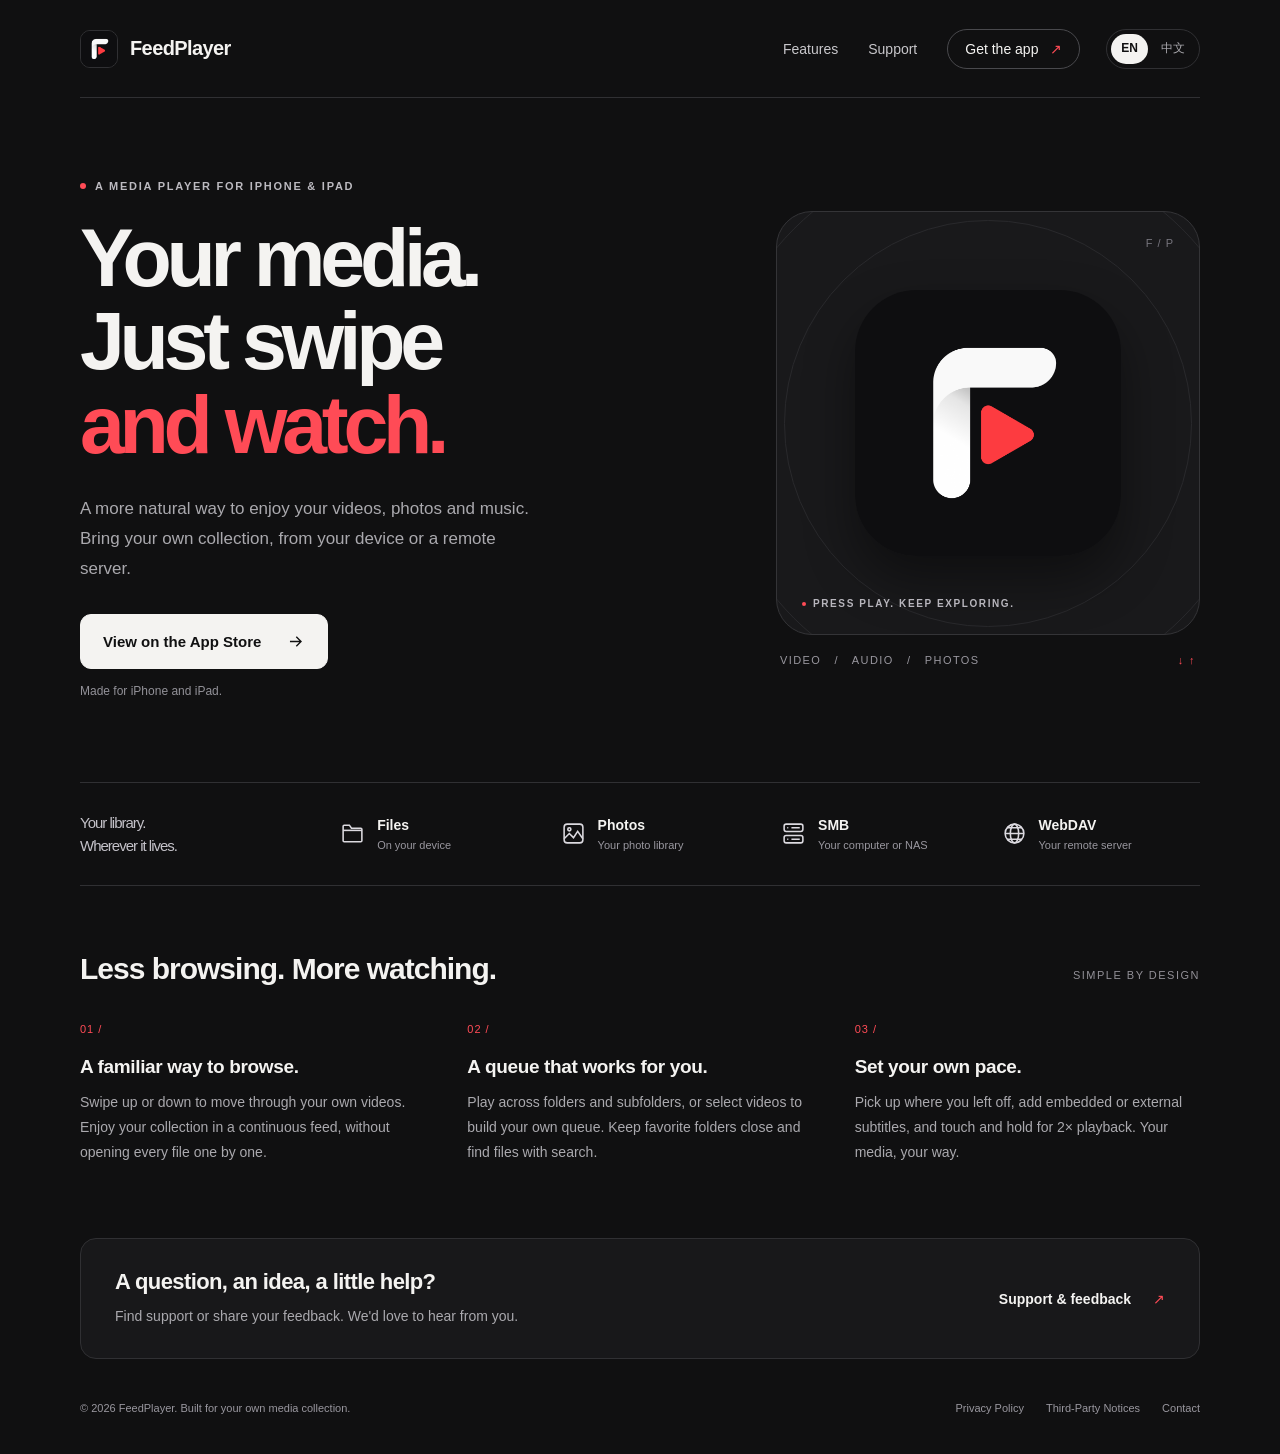
<file: index.html>
<!doctype html>
<html lang="en">
<head>
  <meta charset="utf-8">
  <meta name="viewport" content="width=device-width, initial-scale=1">
  <meta name="color-scheme" content="dark">
  <meta name="theme-color" content="#101011">
  <meta name="description" content="Your media library. Just swipe and watch. FeedPlayer is a media player for iPhone and iPad, with Files, Photos, SMB and WebDAV support.">
  <meta property="og:type" content="website">
  <meta property="og:title" content="FeedPlayer — Your media. Just swipe and watch.">
  <meta property="og:description" content="A more natural way to enjoy your own videos, photos and music on iPhone and iPad.">
  <meta property="og:url" content="https://181214-del.github.io/">
  <meta property="og:image" content="https://181214-del.github.io/assets/app-icon.png">
  <link rel="canonical" href="https://181214-del.github.io/">
  <link rel="alternate" hreflang="en" href="https://181214-del.github.io/">
  <link rel="alternate" hreflang="zh-Hans" href="https://181214-del.github.io/zh/">
  <link rel="alternate" hreflang="x-default" href="https://181214-del.github.io/">
  <meta property="og:locale" content="en_US">
  <meta property="og:locale:alternate" content="zh_CN">
  <link rel="icon" type="image/png" href="/assets/app-icon.png">
  <link rel="apple-touch-icon" href="/assets/app-icon.png">
  <title>FeedPlayer — Immersive Player for iPhone &amp; iPad</title>
  <link rel="stylesheet" href="/assets/site.css">
</head>
<body>
  <a class="skip-link" href="#main">Skip to content</a>
  <header class="header wrap">
    <a class="brand" href="./" aria-label="FeedPlayer home"><img src="/assets/app-icon.png" alt="" width="38" height="38">FeedPlayer</a>
    <div class="header-actions">
    <nav class="nav" aria-label="Main navigation">
      <a href="#features">Features</a>
      <a href="https://181214-del.github.io/FeedPlayer-Support/support.html#en">Support</a>
      <a class="nav-download" href="https://apps.apple.com/us/app/feedplayer-immersive-player/id6806753567">Get the app <span aria-hidden="true">↗</span></a>
    </nav>
    <nav class="language-switcher" aria-label="Language">
      <a href="/" lang="en" hreflang="en" aria-label="English" aria-current="page">EN</a>
      <a href="/zh/" lang="zh-Hans" hreflang="zh-Hans" aria-label="简体中文">中文</a>
    </nav>
    </div>
  </header>
  <main id="main" class="wrap">
    <section class="hero" aria-labelledby="hero-title">
      <div>
        <p class="eyebrow">A media player for iPhone &amp; iPad</p>
        <h1 id="hero-title">Your media.<br>Just swipe<br><span>and watch.</span></h1>
        <p class="intro">A more natural way to enjoy your videos, photos and music. Bring your own collection, from your device or a remote server.</p>
        <a class="button" href="https://apps.apple.com/us/app/feedplayer-immersive-player/id6806753567">View on the App Store<svg viewBox="0 0 24 24" fill="none" stroke="currentColor" stroke-width="1.7" aria-hidden="true"><path d="M5 12h14M13 6l6 6-6 6"/></svg></a>
        <p class="device-note">Made for iPhone and iPad.</p>
      </div>
      <figure class="art" aria-label="FeedPlayer app icon">
        <div class="icon-stage">
          <span class="art-number" aria-hidden="true">F / P</span>
          <img class="hero-icon" src="/assets/app-icon.png" alt="FeedPlayer: a white F and red play symbol" width="1024" height="1024" fetchpriority="high">
          <span class="art-tag" aria-hidden="true"><i></i> PRESS PLAY. KEEP EXPLORING.</span>
        </div>
        <figcaption><span>VIDEO &nbsp; / &nbsp; AUDIO &nbsp; / &nbsp; PHOTOS</span><span aria-hidden="true">↓ ↑</span></figcaption>
      </figure>
    </section>
    <section class="sources" aria-labelledby="sources-title">
      <h2 id="sources-title">Your library.<br> Wherever it lives.</h2>
      <div class="source"><svg viewBox="0 0 24 24" fill="none" stroke="currentColor" aria-hidden="true"><path d="M3 7V5a1 1 0 0 1 1-1h5l2 3h9a1 1 0 0 1 1 1v11a1 1 0 0 1-1 1H4a1 1 0 0 1-1-1V7Z"/><path d="M3 9h18"/></svg><div><strong>Files</strong><span>On your device</span></div></div>
      <div class="source"><svg viewBox="0 0 24 24" fill="none" stroke="currentColor" aria-hidden="true"><rect x="3" y="3" width="18" height="18" rx="3"/><circle cx="8" cy="8" r="1.5"/><path d="m3 17 5-5 4 4 4-6 5 7"/></svg><div><strong>Photos</strong><span>Your photo library</span></div></div>
      <div class="source"><svg viewBox="0 0 24 24" fill="none" stroke="currentColor" aria-hidden="true"><rect x="3" y="3" width="18" height="7" rx="2"/><rect x="3" y="14" width="18" height="7" rx="2"/><path d="M6 6.5h1m3 0h8M6 17.5h1m3 0h8"/></svg><div><strong>SMB</strong><span>Your computer or NAS</span></div></div>
      <div class="source"><svg viewBox="0 0 24 24" fill="none" stroke="currentColor" aria-hidden="true"><circle cx="12" cy="12" r="9"/><ellipse cx="12" cy="12" rx="4" ry="9"/><path d="M3 12h18M5 6.5h14M5 17.5h14"/></svg><div><strong>WebDAV</strong><span>Your remote server</span></div></div>
    </section>
    <section class="features" id="features" aria-labelledby="features-title">
      <div class="section-heading"><h2 id="features-title">Less browsing. More watching.</h2><p class="section-label">Simple by design</p></div>
      <div class="feature-grid">
        <article class="feature"><span class="feature-index" aria-hidden="true">01 /</span><h3>A familiar way to browse.</h3><p>Swipe up or down to move through your own videos. Enjoy your collection in a continuous feed, without opening every file one by one.</p></article>
        <article class="feature"><span class="feature-index" aria-hidden="true">02 /</span><h3>A queue that works for you.</h3><p>Play across folders and subfolders, or select videos to build your own queue. Keep favorite folders close and find files with search.</p></article>
        <article class="feature"><span class="feature-index" aria-hidden="true">03 /</span><h3>Set your own pace.</h3><p>Pick up where you left off, add embedded or external subtitles, and touch and hold for 2× playback. Your media, your way.</p></article>
      </div>
    </section>
    <section class="help" aria-labelledby="help-title">
      <div><h2 id="help-title">A question, an idea, a little help?</h2><p>Find support or share your feedback. We'd love to hear from you.</p></div>
      <a class="text-link" href="https://181214-del.github.io/FeedPlayer-Support/support.html#en">Support &amp; feedback <span aria-hidden="true">↗</span></a>
    </section>
  </main>
  <footer class="footer wrap">
    <p>© 2026 FeedPlayer. Built for your own media collection.</p>
    <nav aria-label="Legal and contact"><a href="https://181214-del.github.io/FeedPlayer-Support/privacy-policy.html#en">Privacy Policy</a><a href="https://181214-del.github.io/FeedPlayer-Support/third-party-notices.html">Third-Party Notices</a><a href="mailto:xie181214@gmail.com">Contact</a></nav>
  </footer>
</body>
</html>
</file>
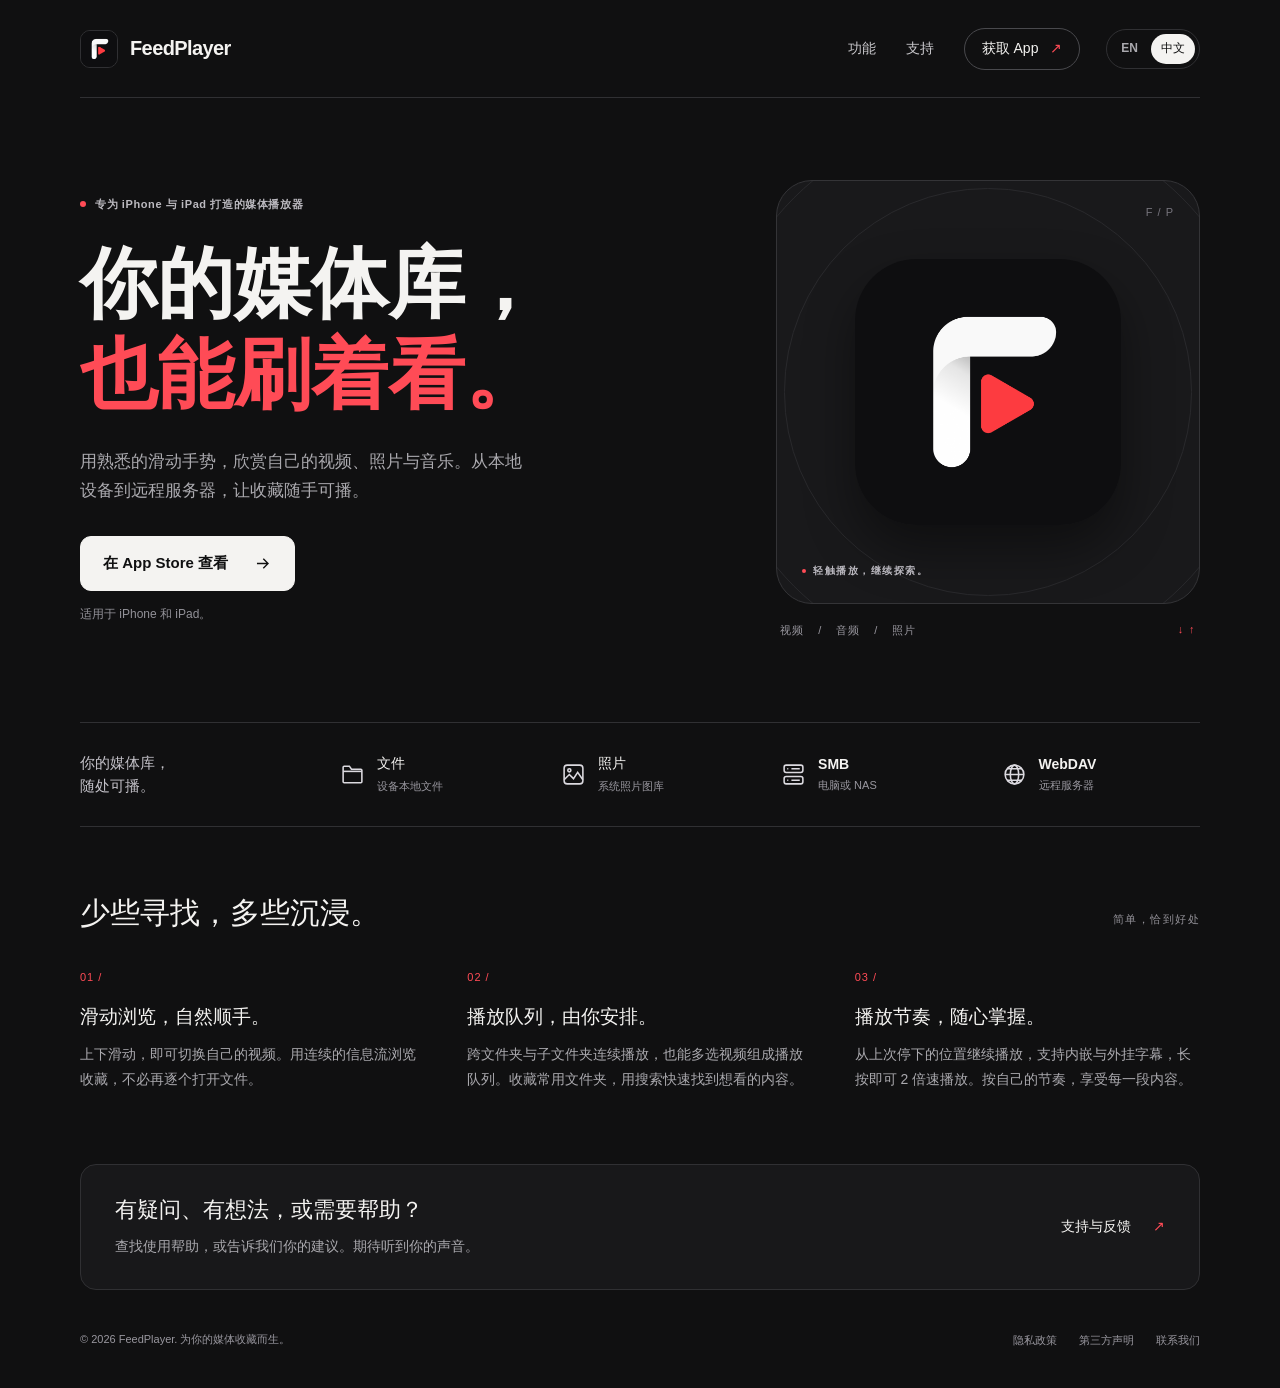
<file: zh/index.html>
<!doctype html>
<html lang="zh-Hans">
<head>
  <meta charset="utf-8">
  <meta name="viewport" content="width=device-width, initial-scale=1">
  <meta name="color-scheme" content="dark">
  <meta name="theme-color" content="#101011">
  <meta name="description" content="FeedPlayer 是适用于 iPhone 和 iPad 的沉浸式媒体播放器。支持本地文件、照片、SMB 和 WebDAV，滑动即可欣赏自己的视频、照片与音乐。">
  <meta property="og:type" content="website">
  <meta property="og:title" content="FeedPlayer — 你的媒体库，也能刷着看。">
  <meta property="og:description" content="在 iPhone 和 iPad 上，用熟悉的滑动手势欣赏自己的视频、照片与音乐。">
  <meta property="og:url" content="https://181214-del.github.io/zh/">
  <meta property="og:image" content="https://181214-del.github.io/assets/app-icon.png">
  <link rel="canonical" href="https://181214-del.github.io/zh/">
  <link rel="alternate" hreflang="en" href="https://181214-del.github.io/">
  <link rel="alternate" hreflang="zh-Hans" href="https://181214-del.github.io/zh/">
  <link rel="alternate" hreflang="x-default" href="https://181214-del.github.io/">
  <meta property="og:locale" content="zh_CN">
  <meta property="og:locale:alternate" content="en_US">
  <link rel="icon" type="image/png" href="/assets/app-icon.png">
  <link rel="apple-touch-icon" href="/assets/app-icon.png">
  <title>FeedPlayer — 适用于 iPhone 和 iPad 的沉浸式播放器</title>
  <link rel="stylesheet" href="/assets/site.css">
</head>
<body>
  <a class="skip-link" href="#main">跳转到正文</a>
  <header class="header wrap">
    <a class="brand" href="./" aria-label="FeedPlayer 首页"><img src="/assets/app-icon.png" alt="" width="38" height="38">FeedPlayer</a>
    <div class="header-actions">
    <nav class="nav" aria-label="主导航">
      <a href="#features">功能</a>
      <a href="https://181214-del.github.io/FeedPlayer-Support/support.html#zh">支持</a>
      <a class="nav-download" href="https://apps.apple.com/us/app/feedplayer-immersive-player/id6806753567">获取 App <span aria-hidden="true">↗</span></a>
    </nav>
    <nav class="language-switcher" aria-label="语言">
      <a href="/" lang="en" hreflang="en" aria-label="English">EN</a>
      <a href="/zh/" lang="zh-Hans" hreflang="zh-Hans" aria-label="简体中文" aria-current="page">中文</a>
    </nav>
    </div>
  </header>
  <main id="main" class="wrap">
    <section class="hero" aria-labelledby="hero-title">
      <div>
        <p class="eyebrow">专为 iPhone 与 iPad 打造的媒体播放器</p>
        <h1 id="hero-title">你的媒体库，<br><span>也能刷着看。</span></h1>
        <p class="intro">用熟悉的滑动手势，欣赏自己的视频、照片与音乐。从本地设备到远程服务器，让收藏随手可播。</p>
        <a class="button" href="https://apps.apple.com/us/app/feedplayer-immersive-player/id6806753567">在 App Store 查看<svg viewBox="0 0 24 24" fill="none" stroke="currentColor" stroke-width="1.7" aria-hidden="true"><path d="M5 12h14M13 6l6 6-6 6"/></svg></a>
        <p class="device-note">适用于 iPhone 和 iPad。</p>
      </div>
      <figure class="art" aria-label="FeedPlayer 应用图标">
        <div class="icon-stage">
          <span class="art-number" aria-hidden="true">F / P</span>
          <img class="hero-icon" src="/assets/app-icon.png" alt="FeedPlayer：白色 F 与红色播放符号" width="1024" height="1024" fetchpriority="high">
          <span class="art-tag" aria-hidden="true"><i></i> 轻触播放，继续探索。</span>
        </div>
        <figcaption><span>视频 &nbsp; / &nbsp; 音频 &nbsp; / &nbsp; 照片</span><span aria-hidden="true">↓ ↑</span></figcaption>
      </figure>
    </section>
    <section class="sources" aria-labelledby="sources-title">
      <h2 id="sources-title">你的媒体库，<br>随处可播。</h2>
      <div class="source"><svg viewBox="0 0 24 24" fill="none" stroke="currentColor" aria-hidden="true"><path d="M3 7V5a1 1 0 0 1 1-1h5l2 3h9a1 1 0 0 1 1 1v11a1 1 0 0 1-1 1H4a1 1 0 0 1-1-1V7Z"/><path d="M3 9h18"/></svg><div><strong>文件</strong><span>设备本地文件</span></div></div>
      <div class="source"><svg viewBox="0 0 24 24" fill="none" stroke="currentColor" aria-hidden="true"><rect x="3" y="3" width="18" height="18" rx="3"/><circle cx="8" cy="8" r="1.5"/><path d="m3 17 5-5 4 4 4-6 5 7"/></svg><div><strong>照片</strong><span>系统照片图库</span></div></div>
      <div class="source"><svg viewBox="0 0 24 24" fill="none" stroke="currentColor" aria-hidden="true"><rect x="3" y="3" width="18" height="7" rx="2"/><rect x="3" y="14" width="18" height="7" rx="2"/><path d="M6 6.5h1m3 0h8M6 17.5h1m3 0h8"/></svg><div><strong>SMB</strong><span>电脑或 NAS</span></div></div>
      <div class="source"><svg viewBox="0 0 24 24" fill="none" stroke="currentColor" aria-hidden="true"><circle cx="12" cy="12" r="9"/><ellipse cx="12" cy="12" rx="4" ry="9"/><path d="M3 12h18M5 6.5h14M5 17.5h14"/></svg><div><strong>WebDAV</strong><span>远程服务器</span></div></div>
    </section>
    <section class="features" id="features" aria-labelledby="features-title">
      <div class="section-heading"><h2 id="features-title">少些寻找，多些沉浸。</h2><p class="section-label">简单，恰到好处</p></div>
      <div class="feature-grid">
        <article class="feature"><span class="feature-index" aria-hidden="true">01 /</span><h3>滑动浏览，自然顺手。</h3><p>上下滑动，即可切换自己的视频。用连续的信息流浏览收藏，不必再逐个打开文件。</p></article>
        <article class="feature"><span class="feature-index" aria-hidden="true">02 /</span><h3>播放队列，由你安排。</h3><p>跨文件夹与子文件夹连续播放，也能多选视频组成播放队列。收藏常用文件夹，用搜索快速找到想看的内容。</p></article>
        <article class="feature"><span class="feature-index" aria-hidden="true">03 /</span><h3>播放节奏，随心掌握。</h3><p>从上次停下的位置继续播放，支持内嵌与外挂字幕，长按即可 2 倍速播放。按自己的节奏，享受每一段内容。</p></article>
      </div>
    </section>
    <section class="help" aria-labelledby="help-title">
      <div><h2 id="help-title">有疑问、有想法，或需要帮助？</h2><p>查找使用帮助，或告诉我们你的建议。期待听到你的声音。</p></div>
      <a class="text-link" href="https://181214-del.github.io/FeedPlayer-Support/support.html#zh">支持与反馈 <span aria-hidden="true">↗</span></a>
    </section>
  </main>
  <footer class="footer wrap">
    <p>© 2026 FeedPlayer. 为你的媒体收藏而生。</p>
    <nav aria-label="法律信息与联系"><a href="https://181214-del.github.io/FeedPlayer-Support/privacy-policy.html#zh">隐私政策</a><a href="https://181214-del.github.io/FeedPlayer-Support/third-party-notices.html">第三方声明</a><a href="mailto:xie181214@gmail.com">联系我们</a></nav>
  </footer>
</body>
</html>
</file>
<file: assets/site.css>
:root { color-scheme: dark; --bg: #101011; --surface: #19191b; --fg: #f4f3f1; --muted: #aaa9ae; --line: #303033; --accent: #ff4b56; }
* { box-sizing: border-box; }
html { scroll-padding-top: 30px; }
body { margin: 0; background: var(--bg); color: var(--fg); font-family: -apple-system, BlinkMacSystemFont, "Segoe UI", "PingFang SC", "Microsoft YaHei", sans-serif; -webkit-font-smoothing: antialiased; }
a { color: inherit; text-decoration: none; }
a:focus-visible { outline: 2px solid var(--accent); outline-offset: 6px; border-radius: 3px; }
img { display: block; max-width: 100%; }
.wrap { width: min(1120px, calc(100% - 64px)); margin-inline: auto; }
.skip-link { position: absolute; left: 16px; top: -80px; z-index: 10; padding: 12px 18px; background: var(--fg); color: var(--bg); }
.skip-link:focus { top: 16px; }
.header { display: flex; align-items: center; justify-content: space-between; min-height: 98px; border-bottom: 1px solid var(--line); gap: 24px; }
.header-actions { display: flex; align-items: center; gap: 26px; }
.language-switcher { display: inline-flex; flex-shrink: 0; align-items: center; gap: 3px; padding: 4px; border: 1px solid var(--line); border-radius: 100px; }
.language-switcher a { display: flex; align-items: center; justify-content: center; min-height: 30px; padding: 5px 10px; border-radius: 100px; color: var(--muted); font-size: 12px; font-weight: 550; line-height: 1.2; white-space: nowrap; }
.language-switcher a:hover { color: var(--fg); background: #242426; }
.language-switcher a[aria-current="page"] { background: var(--fg); color: var(--bg); }
.brand { display: inline-flex; align-items: center; gap: 12px; font-size: 20px; font-weight: 650; letter-spacing: -.6px; }
.brand img { width: 38px; height: 38px; border: 1px solid var(--line); border-radius: 10px; }
.nav { display: flex; align-items: center; gap: 30px; font-size: 14px; color: #c8c7cb; }
.nav a:hover, .footer a:hover, .text-link:hover { color: var(--accent); }
.nav .nav-download { color: var(--fg); border: 1px solid #49494d; border-radius: 100px; padding: 11px 17px; }
.nav-download span { padding-left: 8px; color: var(--accent); }
.hero { display: grid; grid-template-columns: 1.2fr .8fr; align-items: center; gap: 60px; padding-block: 82px 84px; }
.eyebrow { display: flex; align-items: center; gap: 9px; margin: 0 0 25px; color: #bcbac0; font-size: 11px; font-weight: 650; letter-spacing: 1.75px; text-transform: uppercase; }
.eyebrow::before { content: ""; width: 6px; height: 6px; flex: 0 0 6px; border-radius: 50%; background: var(--accent); }
h1 { margin: 0; font-size: clamp(58px, 6.3vw, 84px); font-weight: 650; line-height: 1.035; letter-spacing: -.065em; }
h1 span { color: var(--accent); }
.intro { max-width: 455px; margin: 27px 0 30px; color: var(--muted); font-size: 17px; line-height: 1.75; }
.button { display: inline-flex; min-height: 55px; align-items: center; justify-content: center; gap: 25px; padding: 16px 22px; border: 1px solid var(--fg); border-radius: 11px; background: var(--fg); color: #101011; font-size: 15px; font-weight: 650; transition: background .15s, border-color .15s; }
.button:hover { background: #dedddd; border-color: #dedddd; }
.button svg { width: 19px; height: 19px; }
.device-note { margin: 15px 0 0; color: #929198; font-size: 12px; }
.art { position: relative; margin: 0; }
.icon-stage { position: relative; display: grid; place-items: center; width: 100%; aspect-ratio: 1; overflow: hidden; border: 1px solid #343437; border-radius: 36px; background: #19191b; }
.icon-stage::before, .icon-stage::after { content: ""; position: absolute; border: 1px solid #29292c; border-radius: 50%; width: 130%; aspect-ratio: 1; }
.icon-stage::after { width: 96%; }
.hero-icon { position: relative; z-index: 1; width: 63%; height: auto; border-radius: 23%; box-shadow: 0 24px 50px #0006; }
.art-tag { position: absolute; z-index: 2; bottom: 25px; left: 25px; display: flex; align-items: center; gap: 7px; font-size: 10px; font-weight: 600; letter-spacing: 1.6px; color: #b8b6bd; }
.art-tag i { display: block; height: 4px; width: 4px; border-radius: 50%; background: var(--accent); }
.art-number { position: absolute; z-index: 2; top: 25px; right: 25px; color: #77757e; font-size: 11px; letter-spacing: 1px; }
.art figcaption { display: flex; justify-content: space-between; margin-top: 19px; padding-inline: 4px; font-size: 11px; letter-spacing: 1.4px; color: #99979f; }
.art figcaption span:last-child { color: var(--accent); }
.sources { display: grid; grid-template-columns: 1.2fr repeat(4, 1fr); padding-block: 28px; border-block: 1px solid var(--line); align-items: center; gap: 22px; }
.sources h2 { margin: 0; font-size: 15px; font-weight: 500; line-height: 1.55; color: #c4c2c9; }
.source { display: flex; align-items: center; gap: 12px; }
.source svg { width: 25px; height: 25px; color: #dcdae0; flex-shrink: 0; stroke-width: 1.5; }
.source strong { display: block; font-size: 14px; font-weight: 550; }
.source span { display: block; margin-top: 6px; font-size: 11px; color: #99979f; }
.features { padding-block: 66px 72px; }
.section-heading { display: flex; justify-content: space-between; align-items: baseline; gap: 30px; margin-bottom: 37px; }
h2 { margin: 0; font-size: 30px; font-weight: 550; letter-spacing: -1px; }
.section-label { margin: 0; color: #929097; font-size: 11px; letter-spacing: 1.5px; text-transform: uppercase; }
.feature-grid { display: grid; grid-template-columns: repeat(3, 1fr); gap: 42px; }
.feature-index { display: block; margin-bottom: 21px; font-size: 11px; color: var(--accent); letter-spacing: 1px; }
h3 { margin: 0 0 12px; font-size: 19px; font-weight: 550; letter-spacing: -.35px; }
.feature p { margin: 0; color: var(--muted); font-size: 14px; line-height: 1.8; }
.help { display: flex; align-items: center; justify-content: space-between; gap: 32px; padding: 30px 34px; border: 1px solid var(--line); border-radius: 16px; background: #18181a; }
.help h2 { font-size: 22px; letter-spacing: -.6px; }
.help p { margin: 10px 0 0; color: var(--muted); font-size: 14px; line-height: 1.7; }
.text-link { white-space: nowrap; font-size: 14px; font-weight: 550; }
.text-link span { display: inline-block; margin-left: 18px; color: var(--accent); }
.footer { display: flex; justify-content: space-between; align-items: center; gap: 24px; padding-block: 35px 32px; color: #99979f; font-size: 11px; }
.footer p { margin: 0; line-height: 1.8; }
.footer nav { display: flex; gap: 22px; flex-wrap: wrap; }
.footer a { padding-block: 8px; }
html[lang="zh-Hans"] h1 { font-size: clamp(56px, 6vw, 78px); line-height: 1.18; letter-spacing: 0; }
html[lang="zh-Hans"] h2, html[lang="zh-Hans"] h3 { letter-spacing: 0; }
html[lang="zh-Hans"] .eyebrow { letter-spacing: .6px; line-height: 1.7; text-transform: none; }
html[lang="zh-Hans"] .art-tag, html[lang="zh-Hans"] .section-label { letter-spacing: 1.5px; }
@media (max-width: 950px) {
  .hero { gap: 40px; }
  h1 { font-size: 65px; }
  .sources { grid-template-columns: repeat(4, 1fr); gap: 28px 20px; }
  .sources h2 { grid-column: 1 / -1; font-size: 14px; }
  .sources h2 br { display: none; }
  .feature-grid { gap: 26px; }
}
@media (max-width: 720px) {
  .wrap { width: calc(100% - 40px); }
  .header { min-height: 78px; gap: 16px; }
  .brand { font-size: 19px; gap: 9px; }
  .brand img { width: 33px; height: 33px; border-radius: 9px; }
  .header-actions { gap: 0; }
  .nav { display: none; }
  .nav .nav-download { display: none; }
  .hero { grid-template-columns: 1fr; padding-block: 52px 45px; gap: 42px; }
  h1 { font-size: clamp(54px, 11.7vw, 78px); }
  html[lang="zh-Hans"] h1 { font-size: clamp(46px, 10.8vw, 70px); }
  .eyebrow { font-size: 10px; letter-spacing: 1.5px; margin-bottom: 23px; }
  .intro { margin-block: 23px 27px; max-width: 470px; font-size: 16px; }
  .art { width: min(100%, 350px); justify-self: center; }
  .icon-stage { border-radius: 30px; }
  .art figcaption { font-size: 10px; }
  .sources { grid-template-columns: repeat(2, 1fr); gap: 26px 20px; padding-block: 28px 32px; }
  .sources h2 { font-size: 15px; }
  .source { gap: 13px; }
  .source span { font-size: 12px; }
  .source strong { font-size: 15px; }
  .section-heading { display: block; margin-bottom: 30px; }
  .section-heading .section-label { margin-bottom: 16px; }
  h2 { font-size: 28px; letter-spacing: -.8px; }
  .features { padding-block: 44px; }
  .feature-grid { grid-template-columns: 1fr; gap: 26px; }
  .feature { display: grid; grid-template-columns: 25px 1fr; gap: 0 17px; }
  .feature-index { grid-row: 1 / 3; margin-top: 5px; }
  .feature p { grid-column: 2; }
  h3 { font-size: 18px; margin-bottom: 9px; }
  .help { flex-direction: column; align-items: flex-start; padding: 25px; gap: 22px; }
  .help h2 { font-size: 22px; }
  .footer { align-items: flex-start; flex-direction: column; gap: 14px; padding-block: 27px; }
  .footer nav { gap: 20px; }
}
@media (max-width: 360px) {
  .wrap { width: calc(100% - 32px); }
  .header { gap: 10px; }
  .brand { font-size: 17px; gap: 7px; }
  html[lang="zh-Hans"] h1 { font-size: clamp(38px, 12.6vw, 46px); }
  .button { font-size: 14px; padding: 15px 17px; gap: 14px; }
  h1 { font-size: 51px; }
  .eyebrow { font-size: 9px; letter-spacing: 1px; }
  .source { gap: 8px; }
  .source span { font-size: 11px; }
}
@media (prefers-reduced-motion: reduce) { html { scroll-behavior: auto; } .button { transition: none; } }
</file>
